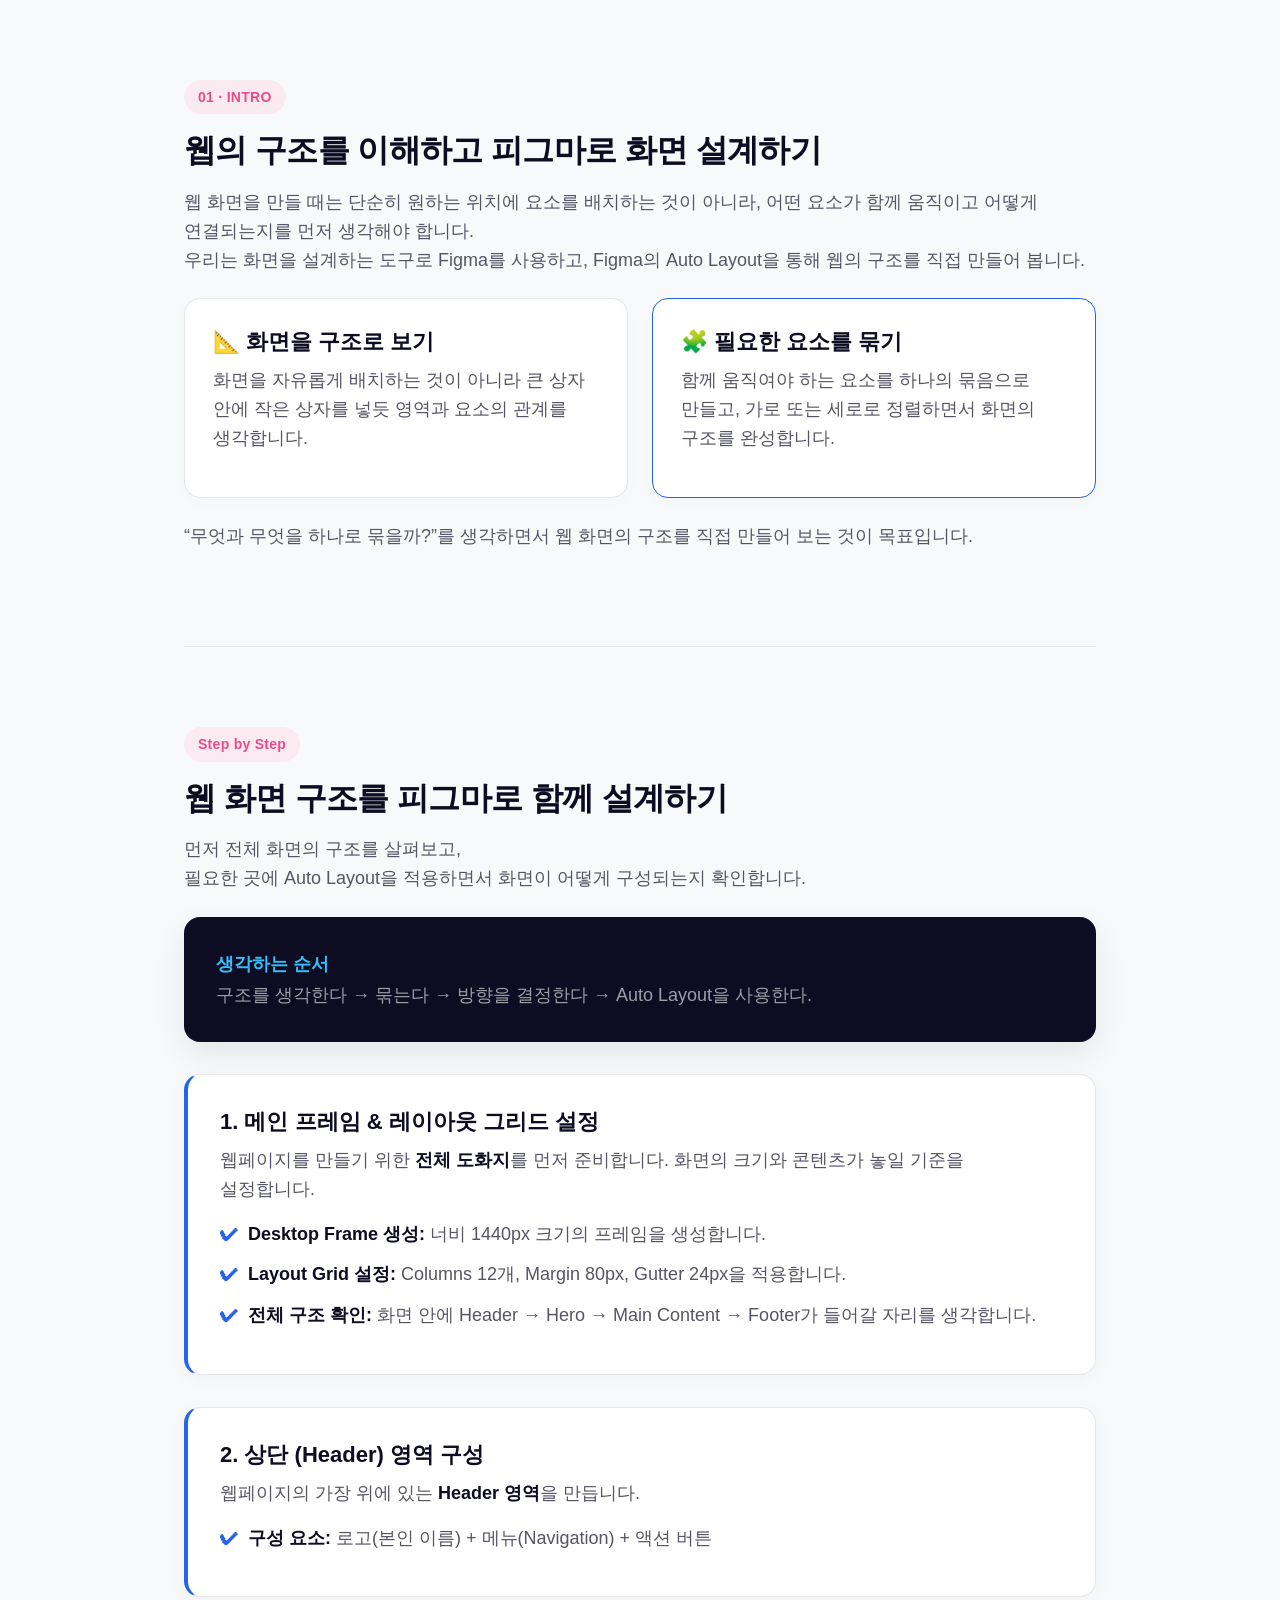
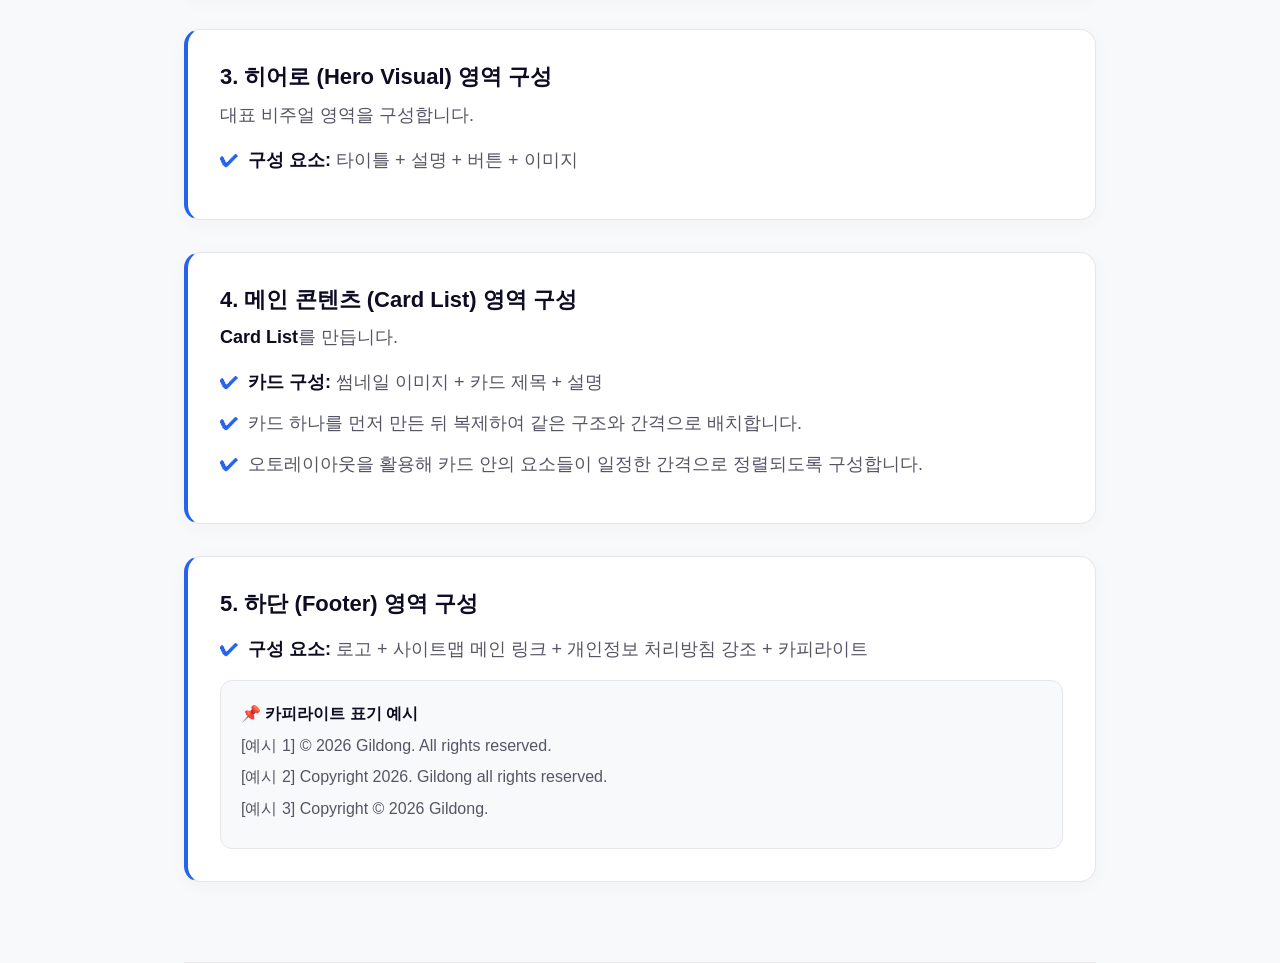
<file: index.html>
<!DOCTYPE html>
<html lang="ko">
<head>
    <meta charset="UTF-8">
    <meta name="viewport" content="width=device-width, initial-scale=1.0">
    <title>대소마고 피그마 수업 - 웹 화면 구조를 오토레이아웃으로 설계</title>
    <style>
        :root {
            --bg-main: #f8f9fa;
            --bg-card: #ffffff;
            --text-primary: #0d0c22; /* Dribbble 특유의 짙은 네이비/블랙 */
            --text-secondary: #565565;
            --text-muted: #9e9ea7;
            --accent: #ea4c89; /* Dribbble 시그니처 시각 포인트 */
            --accent-blue: #2563eb;
            --accent-bg: #fbebf1;
            --border: #e7e7e9;
            --border-hover: #d0d0d5;
            --warning-bg: #fffbeb;
            --warning-border: #f59e0b;
        }

        * { box-sizing: border-box; margin: 0; padding: 0; }
        body {
            font-family: -apple-system, BlinkMacSystemFont, "SF Pro Display", "Segoe UI", Roboto, "Noto Sans KR", sans-serif;
            background-color: var(--bg-main);
            color: var(--text-primary);
            line-height: 1.6;
            font-size: 18px;
            -webkit-font-smoothing: antialiased;
        }

        /* Layout Container */
        .container { max-width: 960px; margin: 0 auto; padding: 0 24px; }
        section { padding: 80px 0; border-bottom: 1px solid var(--border); }
        
        /* Typography Hierarchy Guide */
        .badge {
            display: inline-block;
            padding: 6px 14px;
            background-color: var(--accent-bg);
            color: var(--accent);
            font-weight: 700;
            font-size: 14px;
            border-radius: 999px;
            margin-bottom: 16px;
            letter-spacing: 0.02em;
        }
        h1 { font-size: 40px; line-height: 1.25; margin-bottom: 20px; letter-spacing: -0.025em; font-weight: 800; }
        h2 { font-size: 32px; line-height: 1.3; margin-bottom: 16px; letter-spacing: -0.02em; font-weight: 700; }
        h3 { font-size: 22px; line-height: 1.4; margin-bottom: 8px; font-weight: 700; color: var(--text-primary); }
        p { color: var(--text-secondary); margin-bottom: 16px; word-break: keep-all; font-size: 18px; line-height: 1.6; }
        strong { color: var(--text-primary); }

        /* Story Quote Box */
        .story-box {
            background-color: #0d0c22;
            color: #f8fafc;
            padding: 32px;
            border-radius: 16px;
            margin: 24px 0;
            box-shadow: 0 12px 32px rgba(13, 12, 34, 0.08);
        }
        .story-box p { color: #9e9ea7; font-size: 18px; margin-bottom: 0; line-height: 1.7; }
        .story-box strong { color: #38bdf8; font-weight: 700; }

        /* Cards Grid */
        .grid-2 { display: grid; grid-template-columns: 1fr 1fr; gap: 24px; margin-top: 24px; }
        .card {
            background: var(--bg-card);
            padding: 28px;
            border-radius: 16px;
            border: 1px solid var(--border);
            box-shadow: 0 4px 16px rgba(0, 0, 0, 0.02);
        }

        /* Practice Steps & Checklist */
        .step-card {
            background: var(--bg-card);
            border: 1px solid var(--border);
            border-left: 4px solid var(--accent-blue);
            padding: 32px;
            border-radius: 16px;
            margin-top: 32px;
            box-shadow: 0 4px 20px rgba(0, 0, 0, 0.03);
        }
        .step-card ul { list-style: none; margin-top: 16px; }
        .step-card li { margin-bottom: 12px; color: var(--text-secondary); position: relative; padding-left: 28px; font-size: 18px; }
        .step-card li::before { content: "✔"; position: absolute; left: 0; color: var(--accent-blue); font-weight: bold; }

        /* Example Box */
        .example-box {
            background-color: var(--bg-main);
            border: 1px solid var(--border);
            padding: 20px;
            border-radius: 12px;
            margin-top: 16px;
            font-size: 16px;
        }
        .example-box p { font-size: 16px; margin-bottom: 6px; color: var(--text-secondary); }

        /* Submission Box */
        .submission-box {
            background-color: var(--warning-bg);
            border: 2px solid var(--warning-border);
            padding: 32px;
            border-radius: 16px;
            margin-top: 32px;
        }
        .submission-code {
            background-color: #ffffff;
            border: 1px solid #fcd34d;
            padding: 8px 16px;
            border-radius: 8px;
            font-family: ui-monospace, SFMono-Regular, Menlo, Monaco, Consolas, monospace;
            font-weight: 700;
            color: #b45309;
            display: inline-block;
            margin: 6px 0;
            font-size: 18px;
        }

        /* 🎨 DRIBBBLE STYLE WIREFRAME PREVIEW BOXES */
        .preview-box {
          display: none;
            background-color: #f3f3f5;
            border: 1px solid var(--border);
            border-radius: 16px;
            padding: 24px;
            margin: 20px 0;
        }
        .preview-tag {
            font-size: 13px;
            font-weight: 700;
            color: var(--text-muted);
            margin-bottom: 12px;
            display: block;
            text-transform: uppercase;
            letter-spacing: 0.05em;
        }

        /* Header UI Preview */
        .wf-header {
            display: flex;
            justify-content: space-between;
            align-items: center;
            background: #ffffff;
            padding: 16px 28px;
            border-radius: 12px;
            border: 1px solid var(--border);
            box-shadow: 0 4px 12px rgba(0,0,0,0.03);
        }
        .wf-logo { font-weight: 900; font-size: 24px; color: var(--text-primary); letter-spacing: -0.03em; }
        .wf-logo span { color: var(--accent); }
        .wf-menu { display: flex; gap: 24px; font-size: 16px; font-weight: 600; color: var(--text-secondary); }
        .wf-menu span { cursor: pointer; transition: color 0.2s; }
        .wf-menu span:hover { color: var(--text-primary); }
        .wf-btn { 
            background: var(--text-primary); 
            color: #ffffff; 
            padding: 10px 20px; 
            border-radius: 999px; 
            font-size: 15px; 
            font-weight: 700; 
            letter-spacing: -0.01em;
        }

        /* Hero UI Preview */
        .wf-hero {
            display: grid;
            grid-template-columns: 1.2fr 0.8fr;
            gap: 32px;
            align-items: center;
            background: #ffffff;
            padding: 40px;
            border-radius: 16px;
            border: 1px solid var(--border);
            box-shadow: 0 8px 24px rgba(0,0,0,0.04);
        }
        .wf-hero-badge {
            display: inline-block;
            padding: 4px 12px;
            background: #f0fdf4;
            color: #16a34a;
            font-size: 13px;
            font-weight: 700;
            border-radius: 999px;
            margin-bottom: 12px;
        }
        .wf-hero-title { 
            font-size: 40px; 
            font-weight: 800; 
            color: var(--text-primary); 
            line-height: 1.2; 
            letter-spacing: -0.03em;
            margin-bottom: 12px; 
        }
        .wf-hero-sub { 
            font-size: 20px; 
            color: var(--text-secondary); 
            line-height: 1.6;
            margin-bottom: 20px; 
        }
        .wf-hero-img { 
            width: 100%; 
            height: 220px; 
            background: linear-gradient(135deg, #6366f1 0%, #a855f7 100%); 
            border-radius: 12px; 
            display: flex; 
            flex-direction: column;
            align-items: center; 
            justify-content: center; 
            color: #ffffff; 
            font-size: 14px; 
            font-weight: 700;
            box-shadow: inset 0 0 0 1px rgba(255,255,255,0.2);
        }

        /* Cards UI Preview (12 Column Based 3-Grid) */
        .wf-cards-grid { 
            display: grid; 
            grid-template-columns: repeat(3, 1fr); 
            gap: 20px; 
            margin-top: 12px; 
        }
        .wf-card-item { 
            background: #ffffff; 
            border: 1px solid var(--border); 
            border-radius: 12px; 
            padding: 16px; 
            transition: transform 0.2s, box-shadow 0.2s;
        }
        /* .wf-card-item:hover {
            transform: translateY(-2px);
            box-shadow: 0 12px 24px rgba(0,0,0,0.06);
        } */
        .wf-card-img { 
            height: 140px; 
            background-size: cover;
            background-position: center;
            border-radius: 8px; 
            margin-bottom: 14px; 
        }
        .wf-card-img-1 { background: linear-gradient(135deg, #f43f5e, #fb7185); }
        .wf-card-img-2 { background: linear-gradient(135deg, #0ba5e9, #38bdf8); }
        .wf-card-img-3 { background: linear-gradient(135deg, #10b981, #34d399); }

        .wf-card-title { font-size: 17px; font-weight: 700; color: var(--text-primary); margin-bottom: 6px; letter-spacing: -0.01em; }
        .wf-card-desc { font-size: 16px; color: var(--text-secondary); line-height: 1.5; }
        .wf-card-footer { 
            display: flex; 
            justify-content: space-between; 
            align-items: center; 
            margin-top: 14px; 
            padding-top: 12px; 
            border-top: 1px solid #f3f3f5; 
            font-size: 13px;
            color: var(--text-muted);
            font-weight: 600;
        }

        /* Footer UI Preview */
        .wf-footer { 
            background: #0d0c22; 
            color: #9e9ea7; 
            padding: 32px 36px; 
            border-radius: 16px; 
            font-size: 16px; 
        }
        .wf-footer-top { 
            display: flex; 
            justify-content: space-between; 
            align-items: center;
            margin-bottom: 24px; 
            border-bottom: 1px solid #25243a; 
            padding-bottom: 20px; 
        }
        .wf-footer-links { display: flex; gap: 20px; font-weight: 500; }
        .wf-footer-links span { cursor: pointer; }
        .wf-footer-links span.active { color: #ffffff; font-weight: 700; }
        .wf-footer-bottom {
            display: flex;
            justify-content: space-between;
            align-items: center;
            color: #6e6d7a;
            font-size: 14px;
        }

        .list-info{margin: 0; padding-left: 20px;font-size: .95em;}
        .submission-box .list-info{color: #78350f;}
        .list-info li{padding:2px 0}
        .list-info > li{padding:4px 0}
        .list-info ul{padding-left:24px; margin-top: 4px;}
        .list-info em{font-style: normal;font-weight: bold;}

        /* Responsive */
        @media (max-width: 768px) {
            body { font-size: 16px; }
            h1 { font-size: 30px; }
            h2 { font-size: 24px; }
            h3 { font-size: 20px; }
            p, .step-card li { font-size: 16px; }
            .grid-2 { grid-template-columns: 1fr; }
            .wf-hero { grid-template-columns: 1fr; padding: 24px; }
            .wf-cards-grid { grid-template-columns: 1fr; }
            .wf-header { flex-direction: column; gap: 16px; align-items: flex-start; }
            .wf-footer-top { flex-direction: column; gap: 16px; align-items: flex-start; }
            section { padding: 48px 0; }
        }
    </style>
</head>
<body>

    <div class="container">
        
        <!-- INTRO -->
        <section>
            <span class="badge">01 · INTRO</span>
            <h2>웹의 구조를 이해하고 피그마로 화면 설계하기</h2>
            <p>웹 화면을 만들 때는 단순히 원하는 위치에 요소를 배치하는 것이 아니라, 어떤 요소가 함께 움직이고 어떻게 연결되는지를 먼저 생각해야 합니다.
            <br>
            우리는 화면을 설계하는 도구로 Figma를 사용하고, Figma의 Auto Layout을 통해 웹의 구조를 직접 만들어 봅니다.</p>

            <div class="grid-2" style="margin-top: 24px;">
                <div class="card">
                    <h3>📐 화면을 구조로 보기</h3>
                    <p>화면을 자유롭게 배치하는 것이 아니라 큰 상자 안에 작은 상자를 넣듯 영역과 요소의 관계를 생각합니다.</p>
                </div>
                <div class="card" style="border-color: var(--accent-blue);">
                    <h3>🧩 필요한 요소를 묶기</h3>
                    <p>함께 움직여야 하는 요소를 하나의 묶음으로 만들고, 가로 또는 세로로 정렬하면서 화면의 구조를 완성합니다.</p>
                </div>
            </div>
            <p style="margin-top: 24px;">“무엇과 무엇을 하나로 묶을까?”를 생각하면서 웹 화면의 구조를 직접 만들어 보는 것이 목표입니다.</p>
        </section>

        <!-- PRACTICE GUIDE -->
        <section>
            <span class="badge">Step by Step</span>
            <h2>웹 화면 구조를 피그마로 함께 설계하기</h2>

            <p>
                먼저 전체 화면의 구조를 살펴보고,
                <br>
                필요한 곳에 Auto Layout을 적용하면서 화면이 어떻게 구성되는지 확인합니다.
            </p>

            <div class="story-box">
                <p>
                    <strong>생각하는 순서</strong><br>
                    구조를 생각한다 → 묶는다 → 방향을 결정한다 → Auto Layout을 사용한다.
                </p>
            </div>

            <!-- STEP 1 -->
            <div class="step-card">
                <h3>1. 메인 프레임 & 레이아웃 그리드 설정
                </h3>

                <p>
                    웹페이지를 만들기 위한 <strong>전체 도화지</strong>를 먼저 준비합니다.
                    화면의 크기와 콘텐츠가 놓일 기준을 설정합니다.
                </p>

                <ul>
                    <li><strong>Desktop Frame 생성:</strong> 너비 1440px 크기의 프레임을 생성합니다.</li>
                    <li><strong>Layout Grid 설정:</strong> Columns 12개, Margin 80px, Gutter 24px을 적용합니다.</li>
                    <li><strong>전체 구조 확인:</strong> 화면 안에 Header → Hero → Main Content → Footer가 들어갈 자리를 생각합니다.</li>
                </ul>
            </div>

            <!-- STEP 2: HEADER -->
            <div class="step-card">
                <h3>2. 상단 (Header) 영역 구성
                </h3>

                <div class="preview-box">
                    <span class="preview-tag">👁️ 헤더 완성 예시</span>

                    <div class="wf-header">
                        <div class="wf-logo">Gildong<span>.</span></div>

                        <div class="wf-menu">
                            <span>소개</span>
                            <span>서비스</span>
                            <span>프로젝트</span>
                            <span>문의</span>
                        </div>

                        <div class="wf-btn">시작하기</div>
                    </div>
                </div>

                <p>웹페이지의 가장 위에 있는 <strong>Header 영역</strong>을 만듭니다.</p>

                <ul>
                    <li><strong>구성 요소:</strong> 로고(본인 이름) + 메뉴(Navigation) + 액션 버튼</li>
                </ul>
            </div>

            <!-- STEP 3: HERO -->
            <div class="step-card">
                <h3>3. 히어로 (Hero Visual) 영역 구성
                </h3>

                <div class="preview-box">
                    <span class="preview-tag">👁️ 히어로 완성 예시</span>

                    <div class="wf-hero">
                        <div class="wf-hero-text">
                            <!-- <span class="wf-hero-badge">Figma Web Screen</span> -->
                            <div class="wf-hero-title">사용자가 쉽게 이해하는 화면을 설계합니다</div>
                            <div class="wf-hero-sub">화면의 구조와 콘텐츠를 정리하고, 오토레이아웃을 활용해 일관된 UI 화면을 구성합니다.</div>
                            <div class="wf-btn" style="display:inline-block;">작업 프로세스 보기 →</div>
                        </div>

                        <div class="wf-hero-img">
                            <span style="font-size: 28px; margin-bottom: 8px;">🎨</span>
                            <span>VISUAL EMBED</span>
                        </div>
                    </div>
                </div>

                <p>대표 비주얼 영역을 구성합니다.</p>

                <ul>
                    <li><strong>구성 요소:</strong> 타이틀 + 설명 + 버튼 + 이미지</li>
                </ul>
            </div>

            <!-- STEP 4: CARDS -->
            <div class="step-card">
                <h3>4. 메인 콘텐츠 (Card List) 영역 구성
                </h3>

                <div class="preview-box">
                    <span class="preview-tag">👁️ 카드 그리드 완성 예시</span>

                    <div style="font-weight:800; font-size:32px; margin-bottom:16px; color:var(--text-primary); letter-spacing:-0.02em;">
                        주요 작업 및 서비스 ✦
                    </div>

                    <div class="wf-cards-grid">
                        <div class="wf-card-item">
                            <div class="wf-card-img wf-card-img-1"></div>
                            <div class="wf-card-title">헤더 영역</div>
                            <div class="wf-card-desc">로고와 메뉴 등 사이트를 이동하는 데 필요한 내용을 배치합니다.</div>
                        </div>

                        <div class="wf-card-item">
                            <div class="wf-card-img wf-card-img-2"></div>
                            <div class="wf-card-title">메인 영역</div>
                            <div class="wf-card-desc">페이지의 주요 내용과 사용자가 필요한 정보를 보여줍니다.</div>
                        </div>

                        <div class="wf-card-item">
                            <div class="wf-card-img wf-card-img-3"></div>
                            <div class="wf-card-title">푸터 영역</div>
                            <div class="wf-card-desc">회사 정보, 연락처, 이용약관 등 페이지의 부가 정보를 제공합니다.</div>
                            <!-- <div class="wf-card-footer">
                                <span>HTML/CSS</span>
                                <span>Clean Code</span>
                            </div> -->
                        </div>
                    </div>
                </div>

                <p><strong>Card List</strong>를 만듭니다.</p>

                <ul>
                    <li><strong>카드 구성:</strong> 썸네일 이미지 + 카드 제목 + 설명</li>
                    <li>카드 하나를 먼저 만든 뒤 복제하여 같은 구조와 간격으로 배치합니다.</li>
                    <li>오토레이아웃을 활용해 카드 안의 요소들이 일정한 간격으로 정렬되도록 구성합니다.</li>
                </ul>
            </div>

            <!-- STEP 5: FOOTER -->
            <div class="step-card">
                <h3>5. 하단 (Footer) 영역 구성
                </h3>

                <div class="preview-box">
                    <span class="preview-tag">👁️ 푸터 완성 예시</span>

                    <div class="wf-footer">
                        <div class="wf-footer-top">
                            <div style="font-weight:900; font-size:20px; color:#ffffff; letter-spacing:-0.02em;">
                                Gildong<span style="color:var(--accent);">.</span>
                            </div>

                            <div class="wf-footer-links">
                                <span>회사소개</span>
                                <span>고객센터</span>
                                <span class="active">개인정보처리방침</span>
                                <span>이용약관</span>
                            </div>
                        </div>

                        <div class="wf-footer-bottom">
                            <div>© 2026 Gildong. All rights reserved.</div>
                            <div>Designed with Figma Auto Layout</div>
                        </div>
                    </div>
                </div>

                <!-- <p>사이트의 필수 마무리 정보를 정돈합니다.</p> -->

                <ul>
                    <li><strong>구성 요소:</strong> 로고 + 사이트맵 메인 링크 + 개인정보 처리방침 강조 + 카피라이트</li>
                </ul>

                <div class="example-box">
                    <p>📌 <strong>카피라이트 표기 예시</strong></p>
                    <p>[예시 1] © 2026 Gildong. All rights reserved.</p>
                    <p>[예시 2] Copyright 2026. Gildong all rights reserved.</p>
                    <p>[예시 3] Copyright © 2026 Gildong.</p>
                </div>
            </div>
        </section>

        <!-- EVALUATION & SUBMISSION -->
        <section style="border-bottom: none;" hidden>
    <span class="badge" style="background-color: #fef3c7; color: #d97706;">Assignment</span>
    <h2>수행평가 작업 및 제출 안내</h2>
    
    <p>함께 진행한 실습이 끝나면, 각자 기획하고 작성한 <strong>와이어프레임에 맞게 수행평가 작품 제작</strong>을 시작합니다.</p>

    <div class="submission-box">
        <h3 style="color: #92400e; margin-bottom: 12px; font-size: 22px;">📁 제출 파일 및 수행1 작업 안내</h3>
        <p style="color: #78350f; margin-bottom: 16px;">수업 실습 파일과 개인 수행평가 파일의 규칙을 반드시 준수하여 제출합니다.</p>
        
        <!-- 파일명 규칙 -->
        <div style="margin-top: 16px;">
            <p style="color: #78350f; font-weight: 600; margin-bottom: 4px;">1. 수업 같이하기 실습 파일명:</p>
            <span class="submission-code">실습1-2-0-홍길동</span>
            <p style="font-size: 14px; color: #a16207; margin-bottom: 12px;">※ '실습1 - 2학년 - 0반 - 이름' 의미</p>

            <p style="color: #78350f; font-weight: 600; margin-bottom: 4px;">2. 개인 주제 수행평가 파일명:</p>
            <span class="submission-code">수행1-2-0-홍길동</span>
            <p style="font-size: 14px; color: #a16207;">※ '수행1 - 2학년 - 0반 - 이름' 의미</p>
        </div>

        <!-- 제출 전 필수 확인사항 -->
        <div style="margin-top: 16px; padding-top: 12px; border-top: 1px dashed #fcd34d;">
            <p style="color: #b45309; font-weight: 700; margin-bottom: 4px;">⚠️ 제출 전 필수 확인사항</p>
            <!-- <p style="color: #78350f; font-size: 15px; margin-bottom: 0;">
                제출용 피그마 파일 내에는 최종 <strong>Desktop 프레임 1개만 남기고</strong>, 바깥의 불필요한 작업용 리소스나 레이아웃은 깔끔히 정리(삭제 또는 별도 파일 보관)합니다. 제출은 <strong>피그마 링크(Share &gt; Anyone with the link can view)</strong>로 제출합니다.
            </p> -->
            <ul class="list-info">
              <li><strong>제출 형태</strong>: <em>피그마 링크 제출</em> (Share > <strong>Anyone</strong> with the link can view 권한 설정 필수)</li>
              <li><strong>제출용 파일 정리</strong>: 피그마 파일 내에는 <strong>최종 결과물 1개</strong>만 남기고, 불필요한 리소스는 <em>깔끔하게 정리</em>(삭제 또는 별도 페이지/파일 이동)해 주세요.</li>
              <li>기존 와이어프레임은 파일 내 다른 페이지로 이동합니다.</li>
            </ul>
        </div>
    </div>

    <div class="card" style="margin-top: 16px;">
        <h3>💡 수행1 작업 및 정리</h3>
        <ul class="list-info">
          <li><strong>작업 준비</strong>: 기존에 작성한 개별 와이어프레임이 없는 경우, '같이하기 실습 파일'을 복제하고
          <em>본인의 주제 컨셉(기획, 색상, 글자 위계)에 맞춰 디자인을 진행</em>합니다.</li>
          <li>와이어프레임에서 작업하기 까다로운 구조가 있다면 오토레이아웃으로 <em>구현하기 쉬운 형태로 유연하게 변경</em>해도 좋습니다.</li>
          <li>분량이 너무 많다면 필수 요소인 <strong>[상단 / 히어로 / 메인 콘텐츠 / 하단]</strong>을 기본으로 하고, <strong>[메인 콘텐츠]</strong>는 본인 주제에 맞춰 1개 영역만 선택하여 밀도 있게 제작합니다.</li>
        </ul>
    </div>

</section>

    </div>

</body>
</html>
</file>
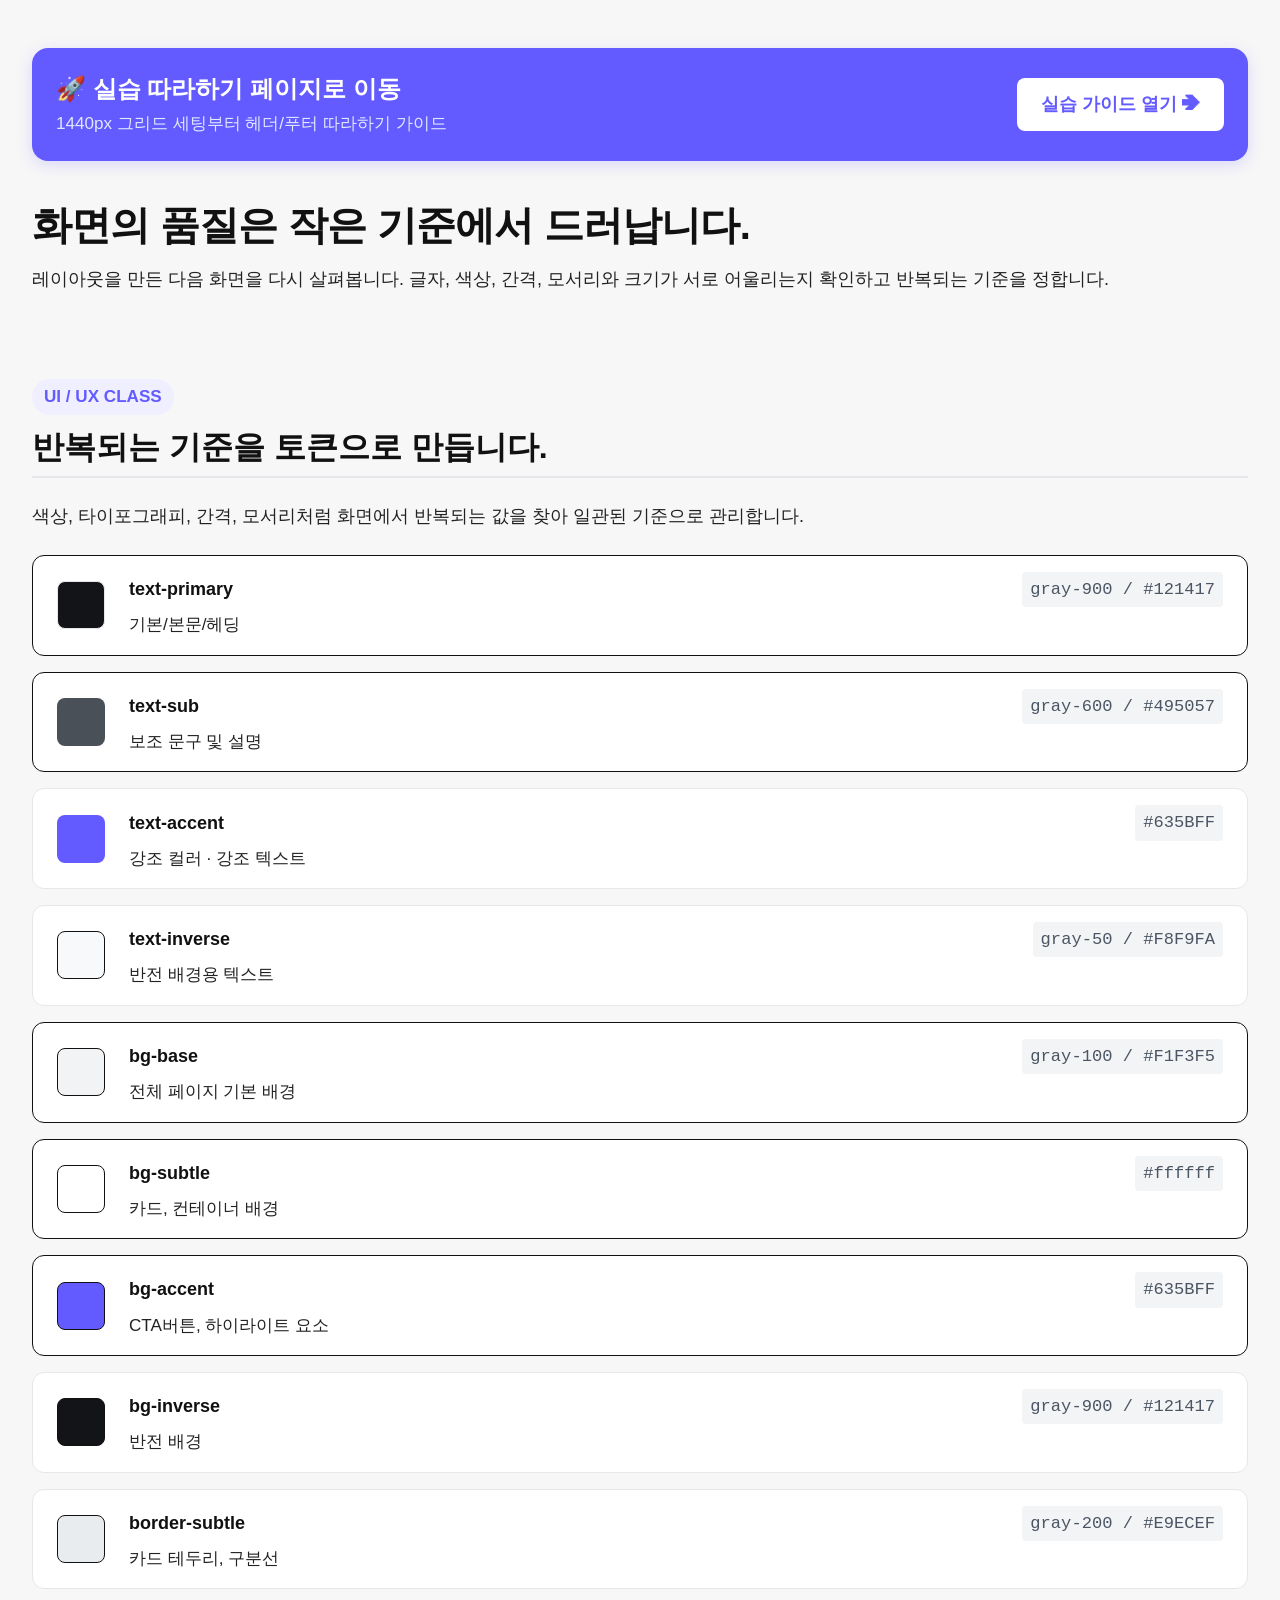
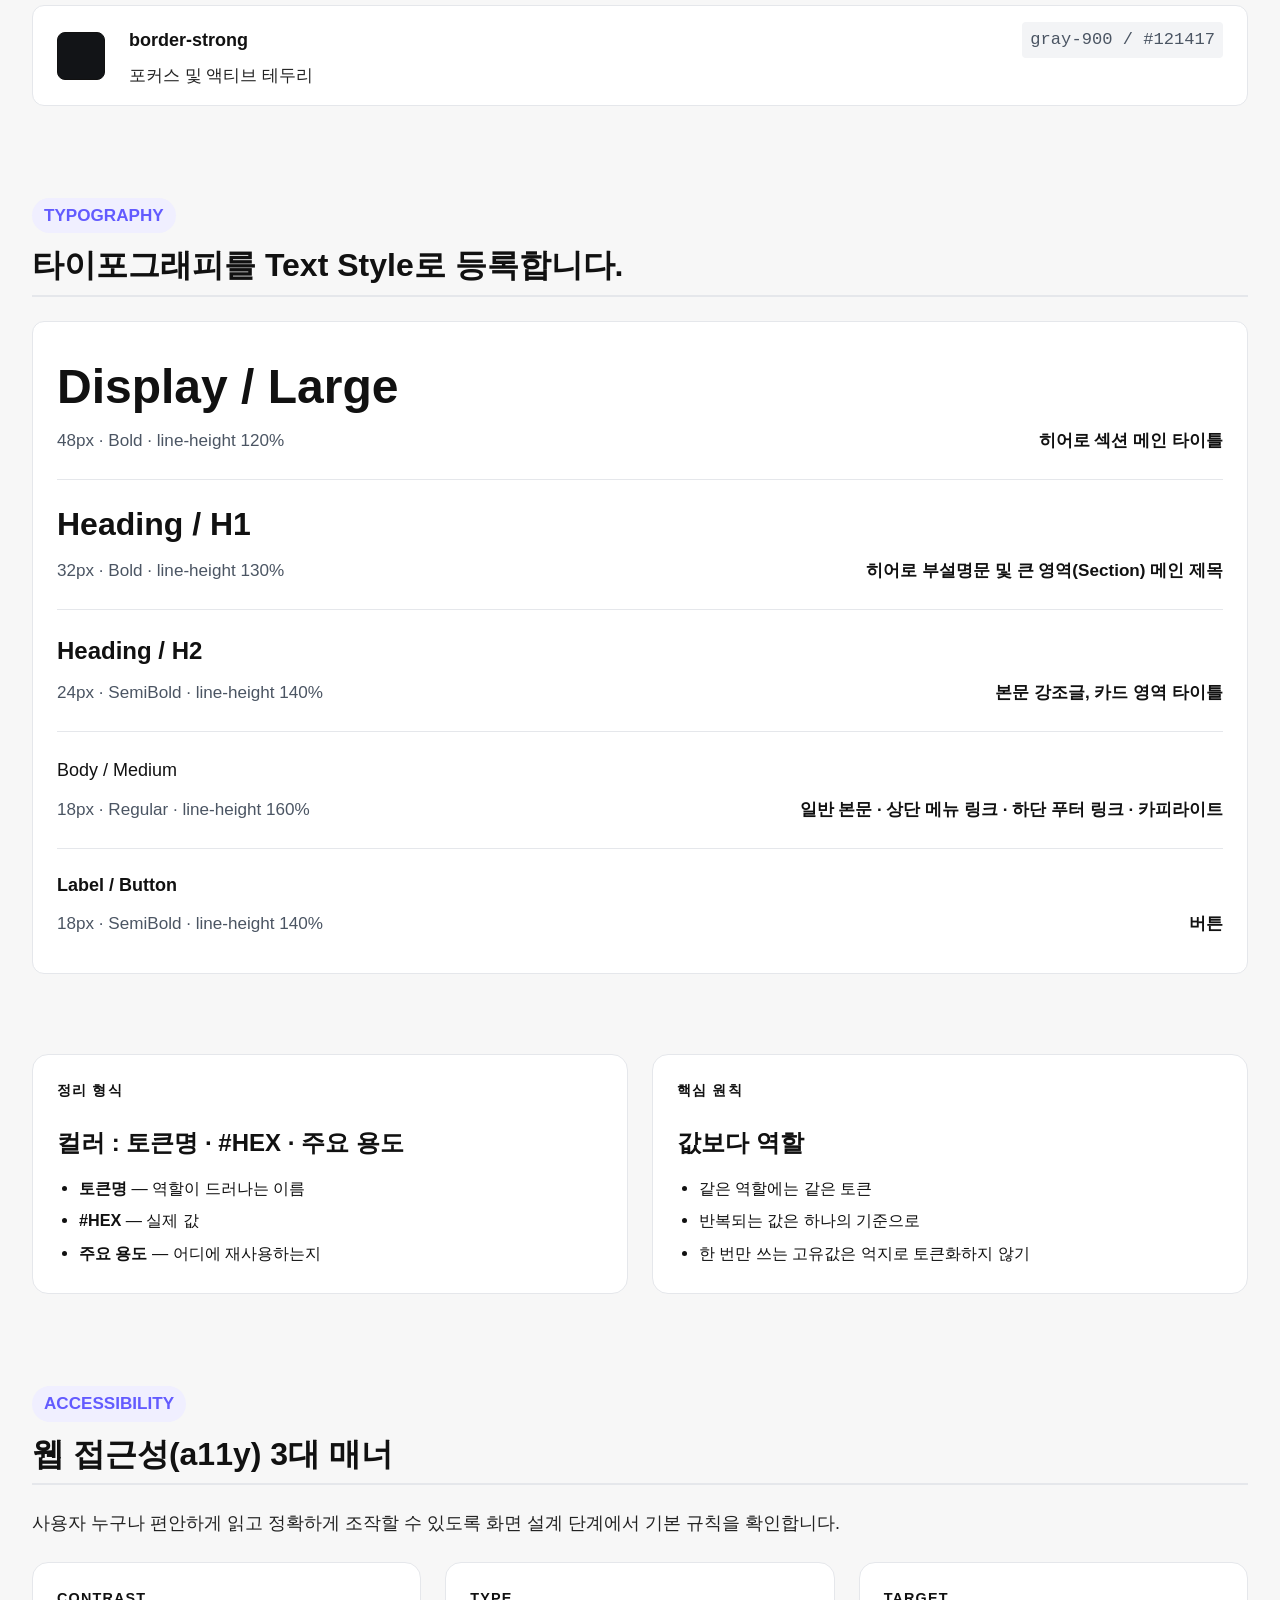
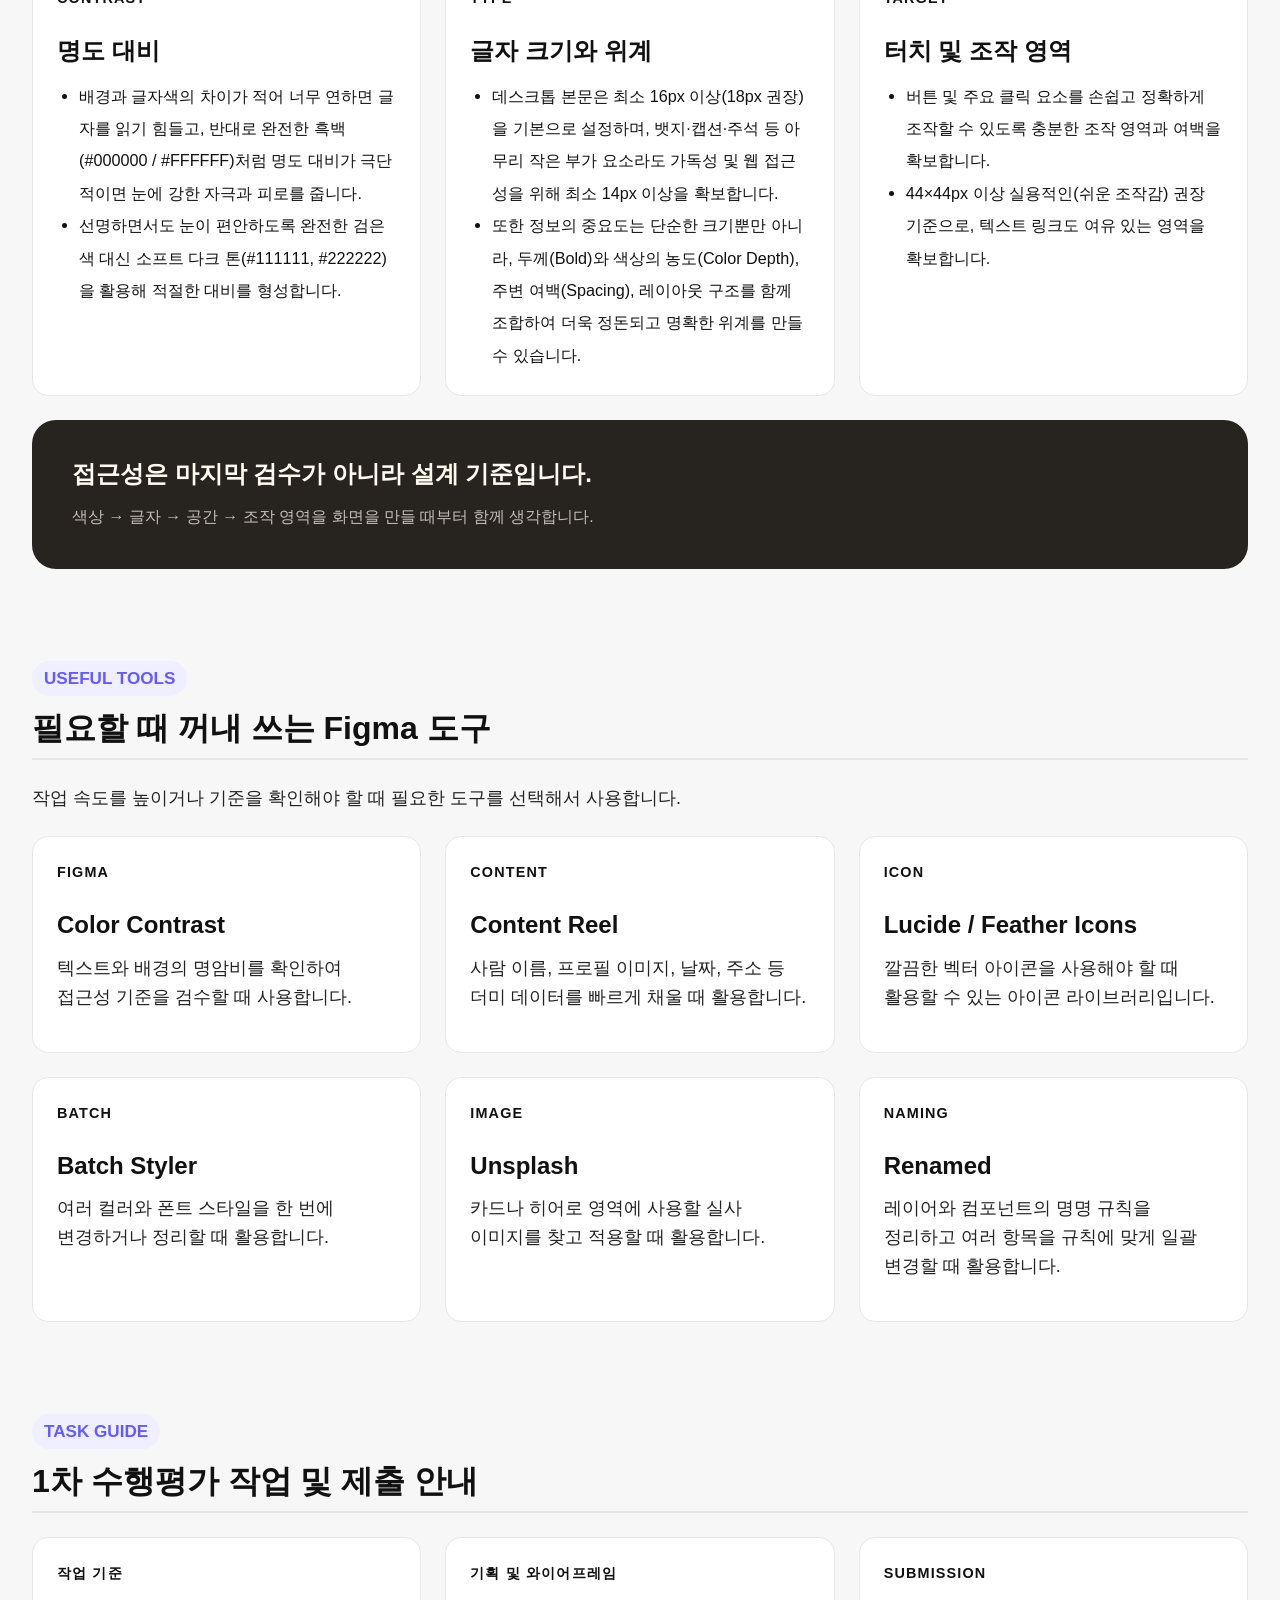
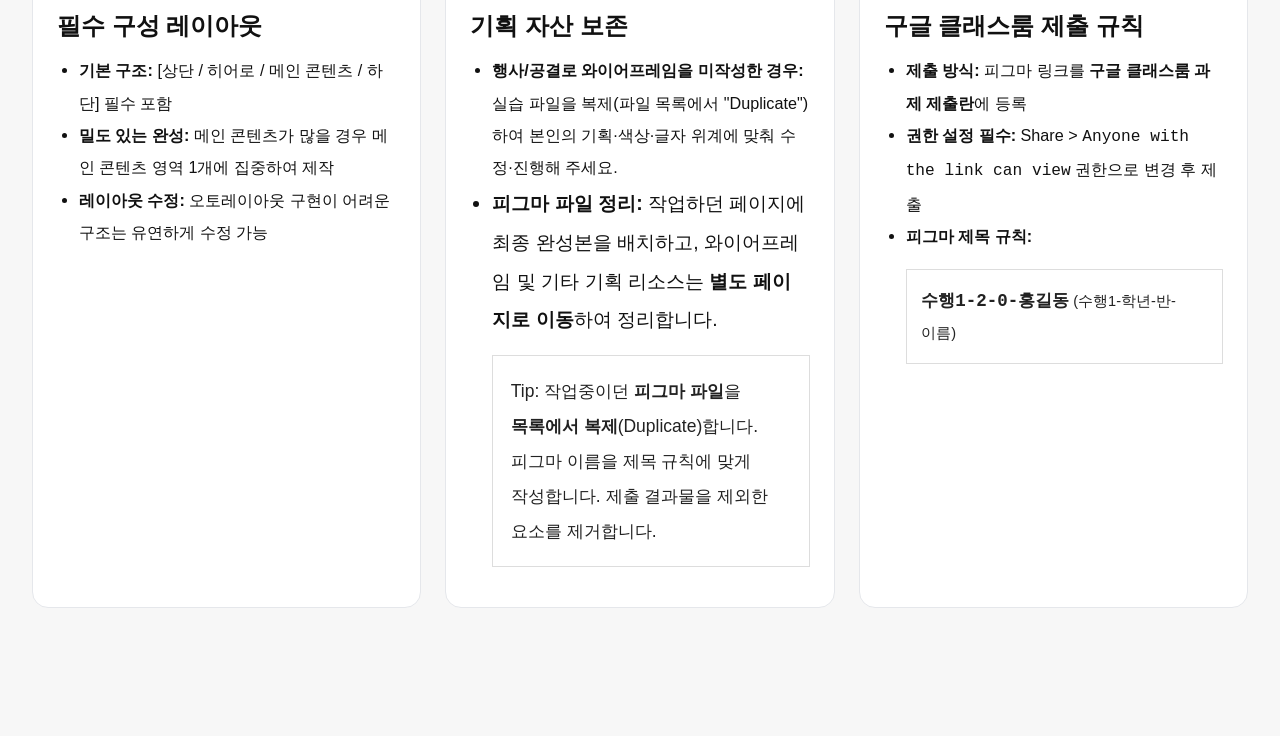
<file: intro.html>
<!DOCTYPE html>
<html lang="ko"><head>
    <meta charset="UTF-8">
    <meta name="viewport" content="width=device-width, initial-scale=1.0">
    <title>대소고 피그마 수업 - 화면의 기준, 토큰</title>
    <style>
        :root {
            --bg-main: #f7f7f7;
            --bg-card: #ffffff;
            --text-primary: #111111;
            --text-secondary: #222222;
            --text-muted: #4b5563;
            --accent: #635bff;
            --accent-light: #f0efff;
            --border: #e5e7eb;
            --code-bg: #1e293b;
        }

        * { box-sizing: border-box; margin: 0; padding: 0; }
        
        body {
            font-family: -apple-system, BlinkMacSystemFont, "Segoe UI", Roboto, "Noto Sans KR", sans-serif;
            background-color: var(--bg-main);
            color: var(--text-primary);
            line-height: 1.6;
            font-size: 18px; /* 기준 폰트 크기 18px */
        }
        *[hidden]{display: none!important;}

        /* Container: Padding 48px(Top/Bottom), 24px(Left/Right) - 8px 배수 */
        .container { 
            max-width: 1300px; 
            margin: 0 auto; 
            padding: 48px 32px; 
        }
        
        /* Quick Link Banner: Margin 40px, Padding 24px - 8px 배수 */
        .quick-link-banner {
            background-color: var(--accent);
            color: #ffffff;
            padding: 24px;
            border-radius: 16px;
            display: flex;
            justify-content: space-between;
            align-items: center;
            margin-bottom: 40px;
            box-shadow: 0 4px 16px rgba(99, 91, 255, 0.2);
        }
        .quick-link-banner a {
            background: #ffffff;
            color: var(--accent);
            padding: 12px 24px;
            border-radius: 8px;
            text-decoration: none;
            font-weight: 700;
            font-size: 18px;
            transition: all 0.2s;
        }
        .quick-link-banner a:hover { opacity: 0.9; transform: translateY(-1px); }

        section { margin-bottom: 80px; }

        .badge {
            display: inline-block;
            padding: 4px 12px;
            background-color: var(--accent-light);
            color: var(--accent);
            font-weight: 700;
            font-size: .95em;
            border-radius: 999px;
            margin-top: 12px;
            margin-bottom: 12px;
        }

        /* Typography Hierarchy (8px/4px 기반) */
        h1 { font-size: 40px; margin-bottom: 16px; letter-spacing: -0.02em; line-height: 1.2; }
        h2 { font-size: 32px; margin-bottom: 24px; border-bottom: 2px solid var(--border); padding-bottom: 8px; line-height: 1.3; }
        h3 { font-size: 24px; margin-bottom: 12px; line-height: 1.4; }
        p { color: var(--text-secondary); margin-bottom: 16px; word-break: keep-all; font-size: 18px; }

        /* Cards & Grids */
        .card { 
            background: var(--bg-card); 
            padding: 24px; 
            border-radius: 16px; 
            border: 1px solid var(--border);
        }
        .grid-2 { display: grid; grid-template-columns: 1fr 1fr; gap: 24px; }
        
        table { width: 100%; border-collapse: collapse; margin: 16px 0; font-size: 18px; }
        th, td { padding: 12px 16px; text-align: left; border-bottom: 1px solid var(--border); }
        th { background-color: var(--bg-main); font-weight: 700; }

        /* Hidden Section / Accordion */
        .hidden-section {
            background: var(--bg-card);
            border: 1px solid var(--border);
            border-radius: 12px;
            margin-bottom: 16px;
            overflow: hidden;
        }
        .toggle-btn {
            width: 100%;
            padding: 24px;
            background: none;
            border: none;
            text-align: left;
            font-size: 20px;
            font-weight: 700;
            color: var(--text-primary);
            cursor: pointer;
            display: flex;
            justify-content: space-between;
            align-items: center;
        }
        .toggle-btn:hover { background-color: var(--bg-main); }
        .toggle-content {
            padding: 24px;
            border-top: 1px solid var(--border);
            display: none;
        }
        .toggle-content.active { display: block; }
        .unlock-icon { font-size: .95em; color: #10b981; background: #d1fae5; padding: 4px 8px; border-radius: 4px; }

        /* Color Preview Style */
        .color-preview-list {
            display: flex;
            flex-direction: column;
            gap: 16px;
            margin-top: 24px;
        }
        .color-item {
            display: flex;
            align-items: center;
            gap: 24px;
            padding: 16px 24px;
            background: #ffffff;
            border: 1px solid #e5e7eb;
            border-radius: 12px;
        }
        .color-item.check{border-color:var(--text-primary)}
        .color-chip {
            width: 48px;
            height: 48px;
            border-radius: 8px;
            flex-shrink: 0;
        }
        .color-info { flex-grow: 1; }
        .color-header {
            display: flex;
            justify-content: space-between;
            align-items: center;
            margin-bottom: 4px;
        }
        .color-name { font-size: 18px; font-weight: 700; color: #111111; }
        .color-hex {
            font-family: monospace;
            font-size: .95em;
            color: #4b5563;
            background: #f3f4f6;
            padding: 4px 8px;
            border-radius: 4px;
        }
        .color-desc { font-size: .95em; color: #222222; }

        /* Color token copy */
        .color-name {
            cursor: pointer;
            user-select: none;
        }

        .color-name:hover {
            text-decoration: underline;
            text-underline-offset: 3px;
        }

        .color-name.copied {
            color: #10b981;
        }

        /* Typography Preview Style */
        .typo-preview-list {
            display: flex;
            flex-direction: column;
            margin-top: 24px;
            background: #ffffff;
            border: 1px solid #e5e7eb;
            border-radius: 12px;
            padding: 12px 24px;
        }
        .typo-item {
            padding: 24px 0;
            border-bottom: 1px solid #e5e7eb;
        }
        .typo-item:last-child { border-bottom: none; }
        .typo-preview-text { color: #111111; margin-bottom: 12px; word-break: keep-all; }
        .typo-meta {
            display: flex;
            justify-content: space-between;
            align-items: center;
            font-size: .95em;
        }
        .typo-spec { color: #4b5563; font-weight: 500; }
        .typo-use { color: #111111; font-weight: 600; }

        .panel-wrap{margin-top:24px;display: flex;flex-wrap:wrap;gap: 24px;}
        .panel{flex:1;min-width:300px;padding: 24px;
        background: #fff;
        border: 1px solid var(--border);
        border-radius: 16px;}
        .panel .role,
        .panel .tag,
        .panel-label {display: block;margin-bottom:24px;
        font-size: .8em;
        font-weight: 900;
        letter-spacing: .08em;}
        .panel ul {
        margin: 0;
        padding-left: 22px;
        font-size: .9em;
        line-height: 2;
        }
        .panel .note{margin-top:16px;font-size: .9em;}
        .note.outline{border:1px solid #ddd;padding:1em}
        .callout{margin-top:24px;padding: 37px 40px;background: #27231f;color: #fffaf0;border-radius: 24px;}
        .callout p {margin: 0;color: color-mix(in srgb, #fffaf0 72%, transparent);font-size: 16px;line-height: 1.8;}

        strong.primary{font-size: 1.25em;}

        @media (max-width: 640px) {
            .typo-meta { flex-direction: column; align-items: flex-start; gap: 4px; }
            .grid-2 { grid-template-columns: 1fr; }
            .quick-link-banner { flex-direction: column; gap: 16px; text-align: center; }
        }
    </style>
</head>
<body>

    <div class="container">
        
        <!-- TOP QUICK LINK -->
        <div class="quick-link-banner">
            <div>
                <h3 style="color: #fff; margin-bottom: 4px;">🚀 실습 따라하기 페이지로 이동</h3>
                <p style="color: #e0e7ff; margin-bottom: 0; font-size: .95em;">1440px 그리드 세팅부터 헤더/푸터 따라하기 가이드</p>
            </div>
            <a href="index.html">실습 가이드 열기 ➔</a>
        </div>

        <h1>화면의 품질은 작은 기준에서 드러납니다.</h1>
        <p>레이아웃을 만든 다음 화면을 다시 살펴봅니다. 글자, 색상, 간격, 모서리와 크기가 서로 어울리는지 확인하고 반복되는 기준을 정합니다.</p>
        <br><br>

        <section>
            <span class="badge">UI / UX CLASS</span>
            <h2>반복되는 기준을 토큰으로 만듭니다.</h2>
            <p>색상, 타이포그래피, 간격, 모서리처럼 화면에서 반복되는 값을 찾아 일관된 기준으로 관리합니다.</p>
            <div class="color-preview-list">
    <!-- 1. Text Primary (필수) : 가장 기본이 되는 텍스트 -->
    <div class="color-item check">
        <div class="color-chip" style="background-color: #121417; border: 1px solid #E5E7EB;"></div>
        <div class="color-info">
            <div class="color-header">
                <span class="color-name">text-primary</span>
                <span class="color-hex">gray-900 / #121417</span>
            </div>
            <div class="color-desc">기본/본문/헤딩</div>
        </div>
    </div>

    <!-- 2. Text Sub (필수) : 정보 위계를 세우기 위한 부제목/설명용 -->
    <div class="color-item check">
        <div class="color-chip" style="background-color: #495057;"></div>
        <div class="color-info">
            <div class="color-header">
                <span class="color-name">text-sub</span>
                <span class="color-hex">gray-600 / #495057</span>
            </div>
            <div class="color-desc">보조 문구 및 설명</div>
        </div>
    </div>

    <div class="color-item">
        <div class="color-chip" style="background-color: #635BFF;"></div>
        <div class="color-info">
            <div class="color-header">
                <span class="color-name">text-accent</span>
                <span class="color-hex">#635BFF</span>
            </div>
            <div class="color-desc">강조 컬러 · 강조 텍스트</div>
        </div>
    </div>

    <div class="color-item">
        <div class="color-chip" style="background-color: #F8F9FA; border: 1px solid #111111;"></div>
        <div class="color-info">
            <div class="color-header">
                <span class="color-name">text-inverse</span>
                <span class="color-hex">gray-50 / #F8F9FA</span>
            </div>
            <div class="color-desc">반전 배경용 텍스트</div>
        </div>
    </div>

    <!-- 3. BG Base (필수) : 전체 화면을 받쳐주는 기본 배경 -->
    <div class="color-item check">
        <div class="color-chip" style="background-color: #F1F3F5; border: 1px solid #111111;"></div>
        <div class="color-info">
            <div class="color-header">
                <span class="color-name">bg-base</span>
                <span class="color-hex">gray-100 / #F1F3F5</span>
            </div>
            <div class="color-desc">전체 페이지 기본 배경</div>
        </div>
    </div>

    <!-- 4. BG Subtle (필수) : 기본 배경과 구분되는 카드/컨테이너 배경 -->
    <div class="color-item check">
        <div class="color-chip" style="background-color: #FFFFFF; border: 1px solid #111111;"></div>
        <div class="color-info">
            <div class="color-header">
                <span class="color-name">bg-subtle</span>
                <span class="color-hex">#ffffff</span>
            </div>
            <div class="color-desc">카드, 컨테이너 배경</div>
        </div>
    </div>

    <!-- 5. BG Accent (필수) : 시선을 사로잡는 주 행동(CTA) 버튼용 -->
    <div class="color-item check">
        <div class="color-chip" style="background-color: #635BFF; border: 1px solid #111111;"></div>
        <div class="color-info">
            <div class="color-header">
                <span class="color-name">bg-accent</span>
                <span class="color-hex">#635BFF</span>
            </div>
            <div class="color-desc">CTA버튼, 하이라이트 요소</div>
        </div>
    </div>

    <div class="color-item">
        <div class="color-chip" style="background-color: #121417; border: 1px solid #111111;"></div>
        <div class="color-info">
            <div class="color-header">
                <span class="color-name">bg-inverse</span>
                <span class="color-hex">gray-900 / #121417</span>
            </div>
            <div class="color-desc">반전 배경</div>
        </div>
    </div>

    <div class="color-item">
        <div class="color-chip" style="background-color: #E9ECEF; border: 1px solid #111111;"></div>
        <div class="color-info">
            <div class="color-header">
                <span class="color-name">border-subtle</span>
                <span class="color-hex">gray-200 / #E9ECEF</span>
            </div>
            <div class="color-desc">카드 테두리, 구분선</div>
        </div>
    </div>

    <div class="color-item">
        <div class="color-chip" style="background-color: #121417; border: 1px solid #111111;"></div>
        <div class="color-info">
            <div class="color-header">
                <span class="color-name">border-strong</span>
                <span class="color-hex">gray-900 / #121417</span>
            </div>
            <div class="color-desc">포커스 및 액티브 테두리</div>
        </div>
    </div>
</div>
            </section>

        <section>
            <span class="badge">TYPOGRAPHY</span>
            <h2>타이포그래피를 Text Style로 등록합니다.</h2>
            <!-- <p>글자 위계는 단순히 <strong class="primary">크기</strong>뿐만 아니라 <strong class="primary">두께(Bold)와 색상</strong>을 조합하여 만들 수도 있습니다.</p> -->

            <div class="typo-preview-list">
                <div class="typo-item">
                    <div class="typo-preview-text" style="font-size: 48px; font-weight: 700; line-height: 1.2;">Display / Large</div>
                    <div class="typo-meta">
                        <span class="typo-spec">48px · Bold · line-height 120%</span>
                        <span class="typo-use">히어로 섹션 메인 타이틀</span>
                    </div>
                </div>

                <div class="typo-item">
                    <div class="typo-preview-text" style="font-size: 32px; font-weight: 700; line-height: 1.3;">Heading / H1</div>
                    <div class="typo-meta">
                        <span class="typo-spec">32px · Bold · line-height 130%</span>
                        <span class="typo-use">히어로 부설명문 및 큰 영역(Section) 메인 제목</span>
                    </div>
                </div>

                <div class="typo-item">
                    <div class="typo-preview-text" style="font-size: 24px; font-weight: 600; line-height: 1.4;">Heading / H2</div>
                    <div class="typo-meta">
                        <span class="typo-spec">24px · SemiBold · line-height 140%</span>
                        <span class="typo-use">본문 강조글, 카드 영역 타이틀</span>
                    </div>
                </div>

                <div class="typo-item">
                    <div class="typo-preview-text" style="font-size: 18px; font-weight: 400; line-height: 1.6;">Body / Medium</div>
                    <div class="typo-meta">
                        <span class="typo-spec">18px · Regular · line-height 160%</span>
                        <span class="typo-use">일반 본문 · 상단 메뉴 링크 · 하단 푸터 링크 · 카피라이트</span>
                    </div>
                </div>

                <div class="typo-item">
                    <div class="typo-preview-text" style="font-size: 18px; font-weight: 600; line-height: 1.4;">Label / Button</div>
                    <div class="typo-meta">
                        <span class="typo-spec">18px · SemiBold · line-height 140%</span>
                        <span class="typo-use">버튼</span>
                    </div>
                </div>
            </div>
        </section>

<section hidden>
    <span class="badge">SPACING</span>
    <h2>반복되는 간격을 하나의 기준으로</h2>
    <p>반복되는 간격을 찾아 일정한 규칙으로 관리합니다.</p>

    <div class="panel-wrap">
      <article class="panel">
        <div>
            <div class="role">작은 간격</div>
            <h3 class="name">spacing / sm</h3>
        </div>
        <div>
            <div class="value">
                8<small> px</small>
            </div>
            <div class="note">작은 요소 사이</div>
        </div>
      </article>
      <article class="panel"><div><div class="role">기본 간격</div><div class="name">spacing / default</div></div><div><div class="value">16<small> px</small></div><div class="note">기본적인 요소 사이</div></div></article>
      <article class="panel"><div><div class="role">요소 사이</div><div class="name">spacing / md</div></div><div><div class="value">24<small> px</small></div><div class="note">요소 · 콘텐츠 사이</div></div></article>
      <article class="panel"><div><div class="role">콘텐츠 영역</div><div class="name">spacing / lg</div></div><div><div class="value">32<small> px</small></div><div class="note">콘텐츠 그룹 사이</div></div></article>
      <article class="panel"><div><div class="role">큰 영역</div><div class="name">spacing / xl</div></div><div><div class="value">80<small> px</small></div><div class="note">큰 영역 사이</div></div></article>
    </div>
</section>

<section hidden>
    <span class="badge">Radius</span>
    <h2>모서리</h2>
    <p>반복되는 UI에 몇 가지 기준을 정하면 전체 인상이 자연스럽게 정돈됩니다.</p>

    <div class="panel-wrap">
      <article class="panel">
        <div class="name">radius / sm</div>
        <div class="note">12px · 썸네일 및 중간 요소</div>
      </article>
      <article class="panel">
        <div class="name">radius / md</div>
        <div class="note">24px · 카드</div>
      </article>
      <article class="panel">
        <div class="name">radius / full</div>
        <div class="note">99px · 버튼 및 알약 형태</div>
      </article>
    </div>
</section>

<section hidden>
    <span class="badge">Radius</span>
    <h2>반복되지 않는 값은 억지로 토큰화하지 않습니다.</h2>
    <p>특정 영역에서만 사용하는 고유한 여백은 해당 영역의 레이아웃 값으로 남겨도 됩니다.</p>

    <div class="panel-wrap">
      <article class="panel">
        <div class="number">128px</div>
        <div class="name">Hero 상·하 여백</div>
        <div class="note">히어로에서만 사용하는 값이라면 별도의 spacing 토큰을 만들지 않고 해당 영역의 레이아웃 값으로 둡니다.</div>
      </article>
      <article class="panel">
        <div class="number">64px</div>
        <div class="name">Footer 상·하 여백</div>
        <div class="note">하단 영역에서만 사용하는 값이라면 해당 영역의 고유한 레이아웃 값으로 관리합니다.</div>
      </article>
    </div>
</section>

<section>
    <div class="panel-wrap">
      <article class="panel"><div class="panel-label">정리 형식</div><h3>컬러 : 토큰명 · #HEX · 주요 용도</h3><ul><li><strong>토큰명</strong> — 역할이 드러나는 이름</li><li><strong>#HEX</strong> — 실제 값</li><li><strong>주요 용도</strong> — 어디에 재사용하는지</li></ul></article>
      <article class="panel"><div class="panel-label">핵심 원칙</div><h3>값보다 역할</h3><ul><li>같은 역할에는 같은 토큰</li><li>반복되는 값은 하나의 기준으로</li><li>한 번만 쓰는 고유값은 억지로 토큰화하지 않기</li></ul></article>
    </div>
</section>

        <section>
            <span class="badge">ACCESSIBILITY</span>
            <h2>웹 접근성(a11y) 3대 매너</h2>
            <p>사용자 누구나 편안하게 읽고 정확하게 조작할 수 있도록 화면 설계 단계에서 기본 규칙을 확인합니다.</p>

            <div class="panel-wrap">
<article class="panel"><div class="panel-label">CONTRAST</div>
    <h3>명도 대비</h3>
    <ul>
        <li>배경과 글자색의 차이가 적어 너무 연하면 글자를 읽기 힘들고, 반대로 완전한 흑백(#000000 / #FFFFFF)처럼 명도 대비가 극단적이면 눈에 강한 자극과 피로를 줍니다.</li>
        <li>선명하면서도 눈이 편안하도록 완전한 검은색 대신 소프트 다크 톤(#111111, #222222)을 활용해 적절한 대비를 형성합니다.</li>
    </ul>
</article>
<article class="panel"><div class="panel-label">TYPE</div>
    <h3>글자 크기와 위계</h3>
    <ul>
        <li>데스크톱 본문은 최소 16px 이상(18px 권장)을 기본으로 설정하며, 뱃지·캡션·주석 등 아무리 작은 부가 요소라도 가독성 및 웹 접근성을 위해 최소 14px 이상을 확보합니다.</li>
        <li>또한 정보의 중요도는 단순한 크기뿐만 아니라, 두께(Bold)와 색상의 농도(Color Depth), 주변 여백(Spacing), 레이아웃 구조를 함께 조합하여 더욱 정돈되고 명확한 위계를 만들 수 있습니다.</li>
    </ul>
</article>
<article class="panel"><div class="panel-label">TARGET</div>
    <h3>터치 및 조작 영역</h3>
    <ul>
        <li>버튼 및 주요 클릭 요소를 손쉽고 정확하게 조작할 수 있도록 충분한 조작 영역과 여백을 확보합니다.</li>
        <li>44×44px 이상 실용적인(쉬운 조작감) 권장 기준으로, 텍스트 링크도 여유 있는 영역을 확보합니다.</li>
    </ul>
</article>
    </div>
    <div class="callout"><h3>접근성은 마지막 검수가 아니라 설계 기준입니다.</h3><p>색상 → 글자 → 공간 → 조작 영역을 화면을 만들 때부터 함께 생각합니다.</p></div>
        </section>

        <section>
            <span class="badge">USEFUL TOOLS</span>
            <h2>필요할 때 꺼내 쓰는 Figma 도구</h2>
            <p>작업 속도를 높이거나 기준을 확인해야 할 때 필요한 도구를 선택해서 사용합니다.</p>
            
            <div class="panel-wrap">
                <article class="panel"><span class="tag">FIGMA</span><h3>Color Contrast</h3><p>텍스트와 배경의 명암비를 확인하여 접근성 기준을 검수할 때 사용합니다.</p></article>
                <article class="panel"><span class="tag">CONTENT</span><h3>Content Reel</h3><p>사람 이름, 프로필 이미지, 날짜, 주소 등 더미 데이터를 빠르게 채울 때 활용합니다.</p></article>
                <article class="panel"><span class="tag">ICON</span><h3>Lucide / Feather Icons</h3><p>깔끔한 벡터 아이콘을 사용해야 할 때 활용할 수 있는 아이콘 라이브러리입니다.</p></article>
                <article class="panel"><span class="tag">BATCH</span><h3>Batch Styler</h3><p>여러 컬러와 폰트 스타일을 한 번에 변경하거나 정리할 때 활용합니다.</p></article>
                <article class="panel"><span class="tag">IMAGE</span><h3>Unsplash</h3><p>카드나 히어로 영역에 사용할 실사 이미지를 찾고 적용할 때 활용합니다.</p></article>
                <article class="panel"><span class="tag">NAMING</span><h3>Renamed</h3><p>레이어와 컴포넌트의 명명 규칙을 정리하고 여러 항목을 규칙에 맞게 일괄 변경할 때 활용합니다.</p></article>
            </div>
        </section>

        <!-- SECTION 07: ADVANCED (HIDDEN ACCORDION - NEXT STEP) -->
        <section hidden="">
            <span class="badge" style="background-color: #fee2e2; color: #ef4444;">NEXT CURRICULUM</span>
            <h2>다음 단계 미리보기 (수행 2차 예정)</h2>
            <p>이번 1차 프로젝트에서는 기본 <strong>스타일(Style) 및 필수 컴포넌트(Component)</strong>를 익히고, 다음 2차 프로젝트에서 변수(Variables)와 세트 관리로 확장합니다.</p>

            <!-- HIDDEN ITEM 1 -->
            <div class="hidden-section">
                <button class="toggle-btn" onclick="toggleAccordion('content1', this)">
                    <span>01. Component &amp; Component Set</span>
                    <span class="unlock-icon">클릭하여 열기/닫기</span>
                </button>
                <div id="content1" class="toggle-content">
                    <h3>반복 UI의 컴포넌트화와 상태 관리</h3>
                    <p>• <strong>기본 컴포넌트 (❖):</strong> 반복해서 사용하는 버튼과 카드를 컴포넌트로 만들어 수정 사항을 한 번에 반영합니다.</p>
                    <p>• <strong>Variants (컴포넌트 세트):</strong> Hover, Active, Disabled 등 버튼이나 입력창의 상태별 디자인을 한 그룹으로 묶어 관리합니다.</p>
                </div>
            </div>

            <!-- HIDDEN ITEM 2 -->
            <div class="hidden-section">
                <button class="toggle-btn" onclick="toggleAccordion('content2', this)">
                    <span>02. Variables System (2차 수행 예정)</span>
                    <span class="unlock-icon">클릭하여 열기/닫기</span>
                </button>
                <div id="content2" class="toggle-content">
                    <h3>피그마 Variable 시스템을 활용한 토큰 구축</h3>
                    <p>• <strong>Color / Spacing / Radius Variable:</strong> 수치화된 간격 값과 Border, Radius 등의 스펙을 변수로 관리하여 다크모드나 테마 변경에 대응합니다.</p>
                </div>
            </div>

            <!-- HIDDEN ITEM 3 -->
            <div class="hidden-section">
                <button class="toggle-btn" onclick="toggleAccordion('content3', this)">
                    <span>03. Handoff &amp; Dev Mode</span>
                    <span class="unlock-icon">클릭하여 열기/닫기</span>
                </button>
                <div id="content3" class="toggle-content">
                    <h3>개발자 전달을 위한 최종 레이어 정돈</h3>
                    <p>• <strong>레이어 이름 지정:</strong> 의미 없는 <code>Frame 123</code> 대신 <code>Header</code>, <code>Card List</code>, <code>Footer Navigation</code>처럼 역할이 드러나는 명확한 이름을 작성합니다.</p>
                    <p>• <strong>Dev Mode 활용:</strong> CSS로 구현되는 레이아웃, 크기, 간격, 색상, 타이포그래피 값이 정확히 반영되었는지 확인합니다.</p>
                </div>
            </div>
        </section>

        <section>
            <span class="badge">TASK GUIDE</span>
            <h2>1차 수행평가 작업 및 제출 안내</h2>

            <div class="panel-wrap">
                <!-- 1. 작업 기준 -->
                <article class="panel">
                    <div class="panel-label">작업 기준</div>
                    <h3>필수 구성 레이아웃</h3>
                    <ul>
                        <li><strong>기본 구조:</strong> [상단 / 히어로 / 메인 콘텐츠 / 하단] 필수 포함</li>
                        <li><strong>밀도 있는 완성:</strong> 메인 콘텐츠가 많을 경우 메인 콘텐츠 영역 1개에 집중하여 제작</li>
                        <li><strong>레이아웃 수정:</strong> 오토레이아웃 구현이 어려운 구조는 유연하게 수정 가능</li>
                    </ul>
                </article>

                <!-- 2. 기획 및 와이어프레임 안내 -->
                <article class="panel">
                    <div class="panel-label">기획 및 와이어프레임</div>
                    <h3>기획 자산 보존</h3>
                    <ul>
                        <!-- <li><strong>기획 점수 반영:</strong> 와이어프레임 및 종이 로우프레임 기획은 기획력 평가 요소이므로 <u>절대 삭제하지 마세요.</u></li> -->
                        <li><strong>행사/공결로 와이어프레임을 미작성한 경우:</strong> 실습 파일을 복제(파일 목록에서 "Duplicate")하여 본인의 기획·색상·글자 위계에 맞춰 수정·진행해 주세요.</li>
                        <li style="font-size:1.2em"><strong>피그마 파일 정리:</strong> 작업하던 페이지에 최종 완성본을 배치하고, 와이어프레임 및 기타 기획 리소스는 <strong>별도 페이지로 이동</strong>하여 정리합니다.
                            <p class="note outline">Tip: 
                                작업중이던 <strong>피그마 파일</strong>을 <strong>목록에서 복제</strong>(Duplicate)합니다. 피그마 이름을 제목 규칙에 맞게 작성합니다. 제출 결과물을 제외한 요소를 제거합니다.</p>
                        </li>
                    </ul>
                </article>

                <!-- 3. 핵심 평가 요소 -->
                <article class="panel" hidden>
                    <div class="panel-label">EVALUATION</div>
                    <h3>중점 평가 요소</h3>
                    <ul>
                        <li><strong>스타일 일관성:</strong> 정의한 Color Style과 Text Style이 전체 화면에 <u>일관되게 적용</u>되었는가?</li>
                        <li><strong>구조적 완성도:</strong> 오토레이아웃으로 레이아웃 구조를ㄴ 잡고, 상황에 필요한 피그마 기능을 적절히 활용하여 완성도 있게 구현했는가?</li>
                        <li><strong>기획 및 위계:</strong> 레이아웃의 정보 f위계와 기획 의도가 화면에 잘 반영되었는가?</li>
                    </ul>
                </article>

                <!-- 4. 제출 방법 -->
                <article class="panel">
                    <div class="panel-label">SUBMISSION</div>
                    <h3>구글 클래스룸 제출 규칙</h3>
                    <ul>
                        <li><strong>제출 방식:</strong> 피그마 링크를 <strong>구글 클래스룸 과제 제출란</strong>에 등록</li>
                        <li><strong>권한 설정 필수:</strong> Share &gt; <code>Anyone with the link can view</code> 권한으로 변경 후 제출</li>
                        <li><strong>피그마 제목 규칙:</strong>
                            <!-- <br>• 실습 파일: <code>실습1-2-0-홍길동</code> (실습1-학년-반-이름) -->
                            <p class="note outline"><code style="font-size:1.2em;font-weight:600;">수행1-2-0-홍길동</code> (수행1-학년-반-이름)</p>
                        </li>
                    </ul>
                </article>
            </div>
        </section>

    </div>

<script>
// 히든 아코디언 토글 JS
function toggleAccordion(id, btn) {
  const content = document.getElementById(id);
  content.classList.toggle('active');
}

// color-name 클릭 시 해당 요소의 텍스트 복사
document.querySelectorAll('.color-name').forEach(function (element) {
    element.addEventListener('click', async function () {
        const text = this.textContent.trim();

        try {
            await navigator.clipboard.writeText(text);
        } catch (error) {
            // 일부 브라우저/로컬 환경에서 Clipboard API가 제한될 경우의 fallback
            const textarea = document.createElement('textarea');
            textarea.value = text;
            textarea.style.position = 'fixed';
            textarea.style.opacity = '0';
            document.body.appendChild(textarea);
            textarea.select();
            document.execCommand('copy');
            textarea.remove();
        }

        const originalText = this.textContent;
        this.textContent = '복사됨 ✓';
        this.classList.add('copied');

        setTimeout(() => {
            this.textContent = originalText;
            this.classList.remove('copied');
        }, 1000);
    });
});
</script>

</body></html>
</file>
